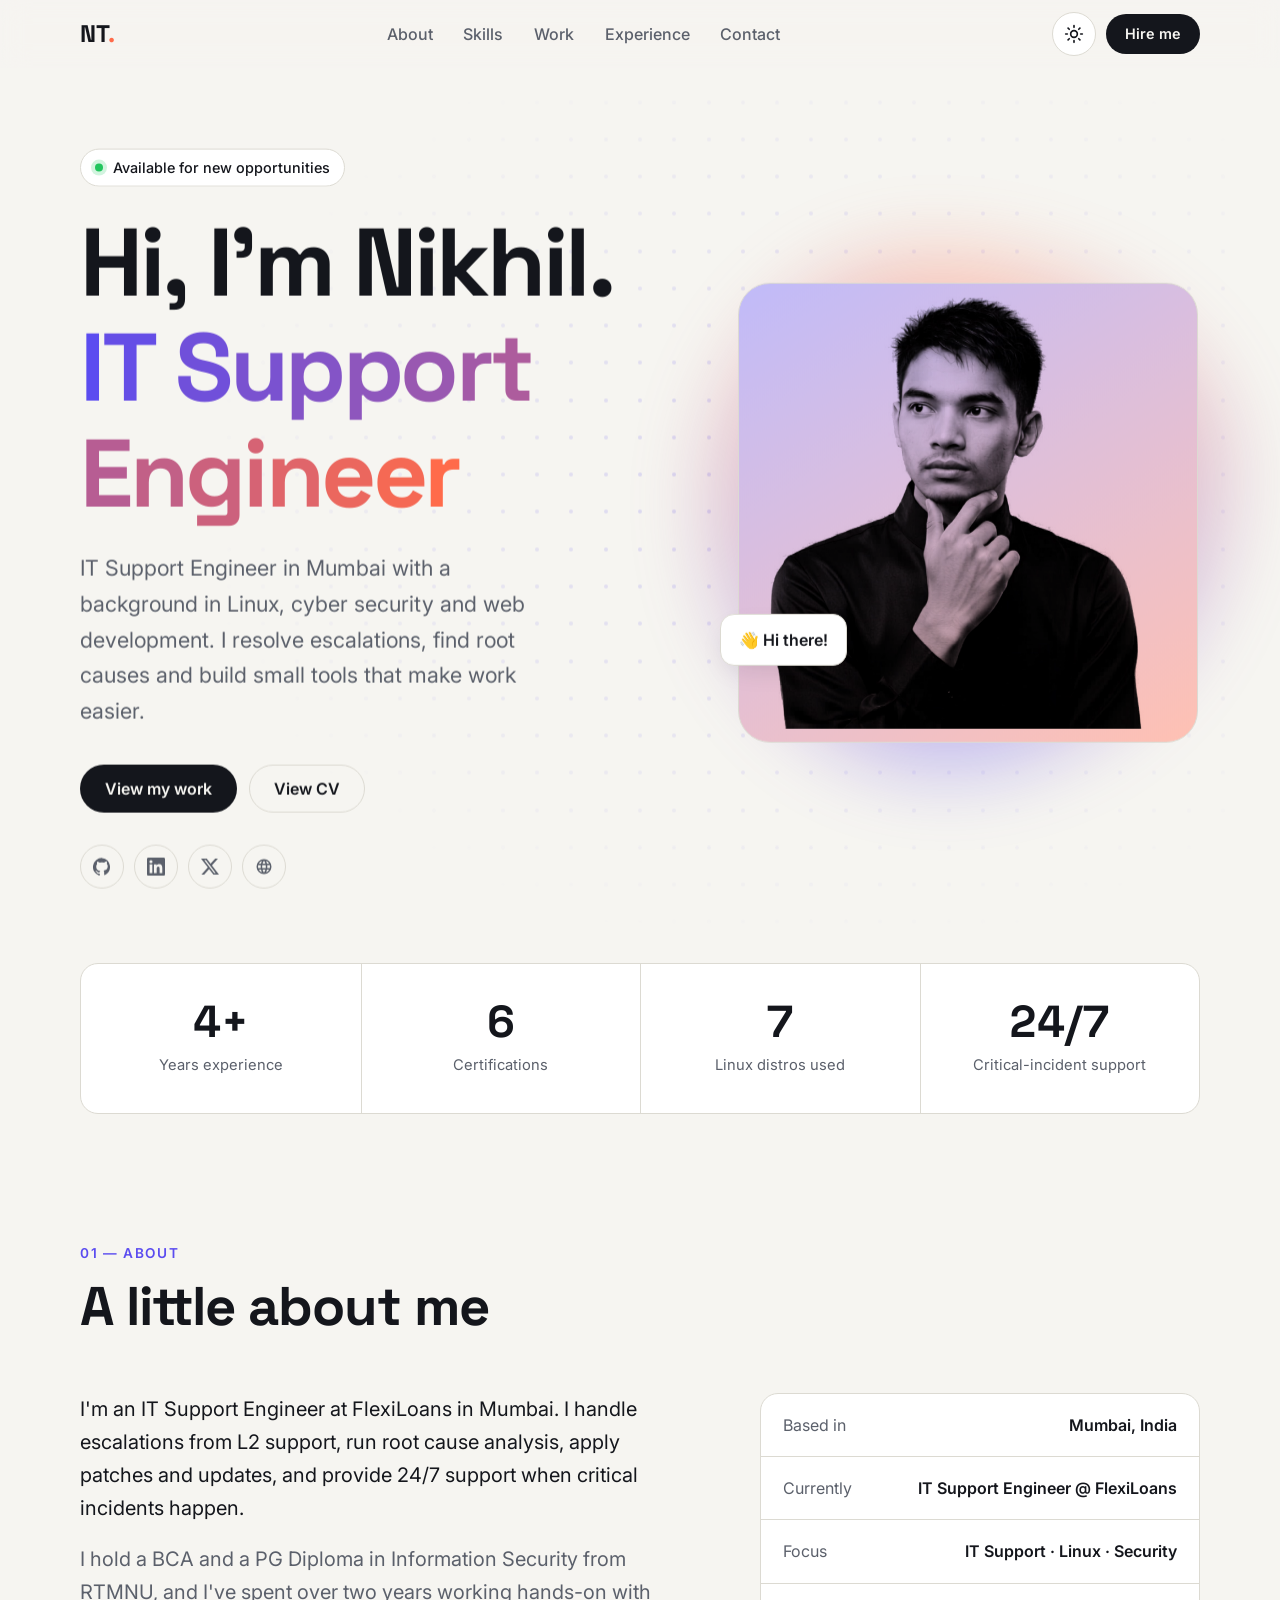
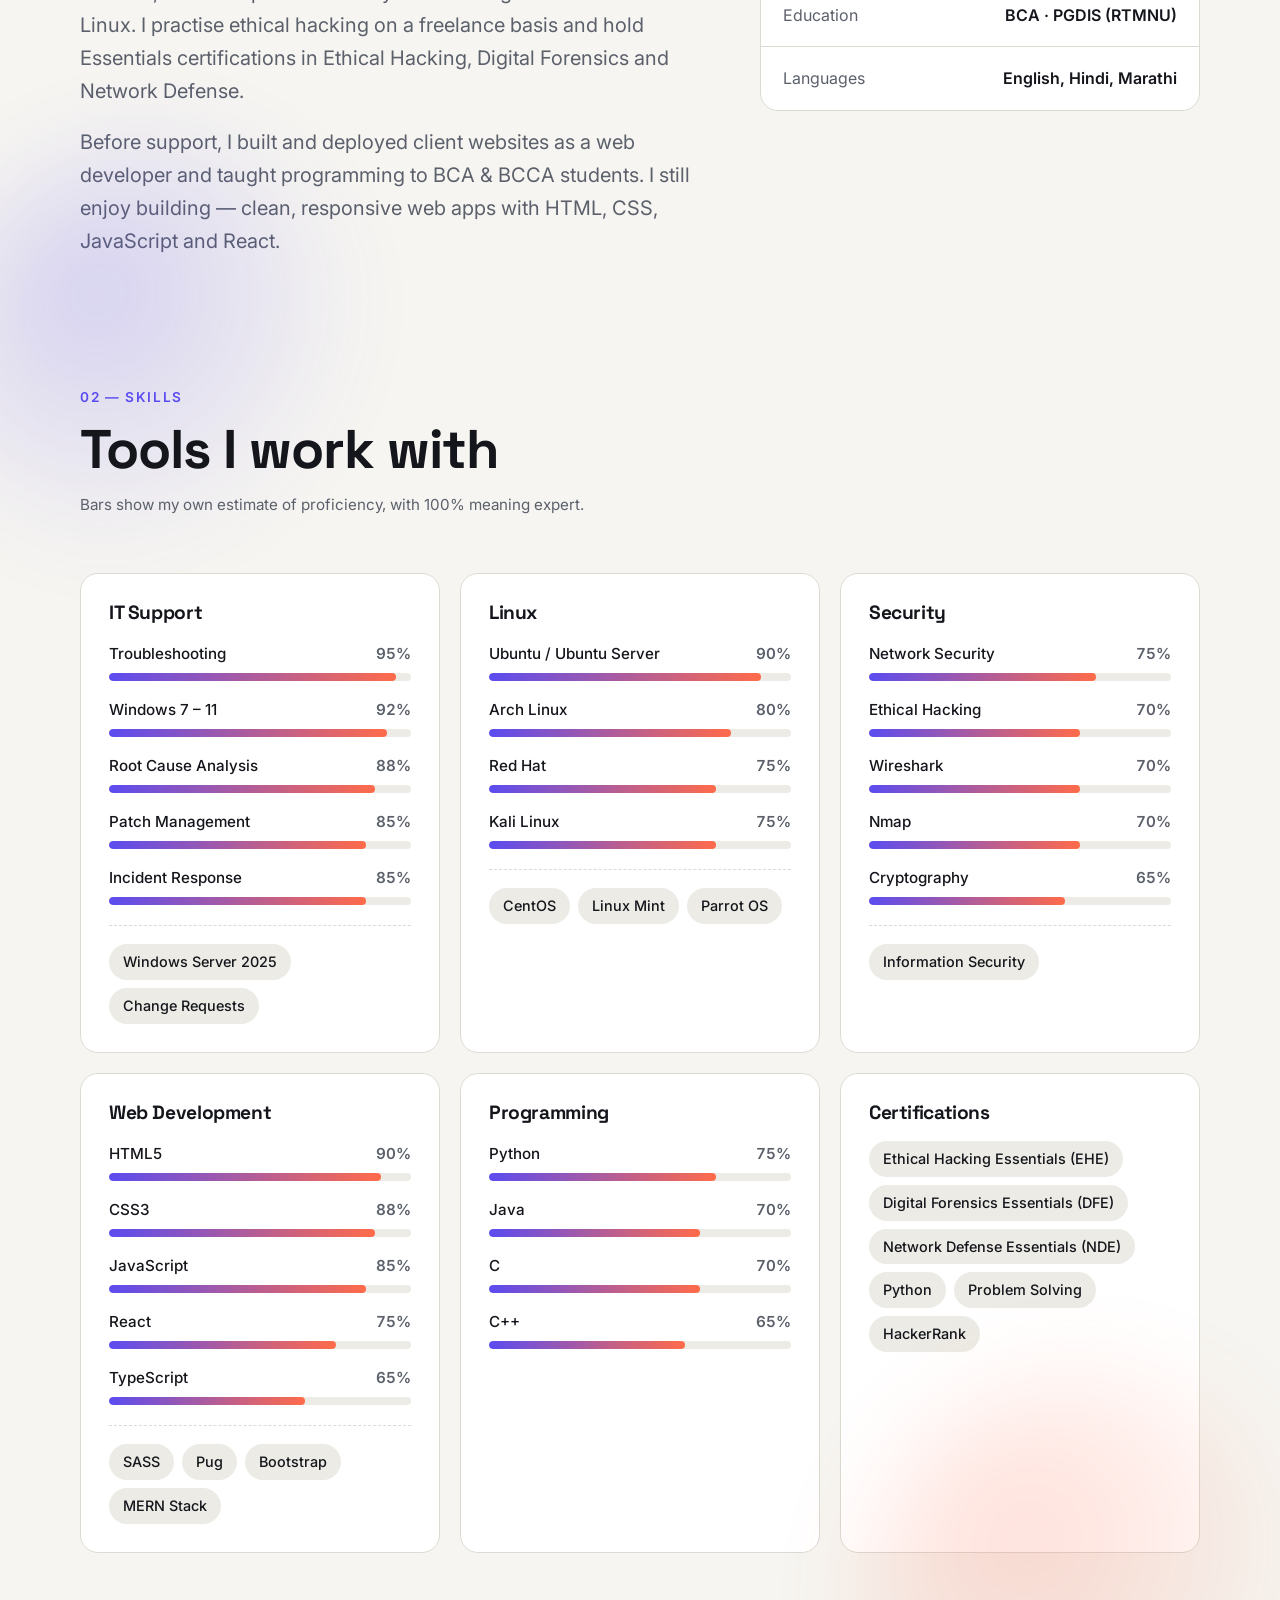
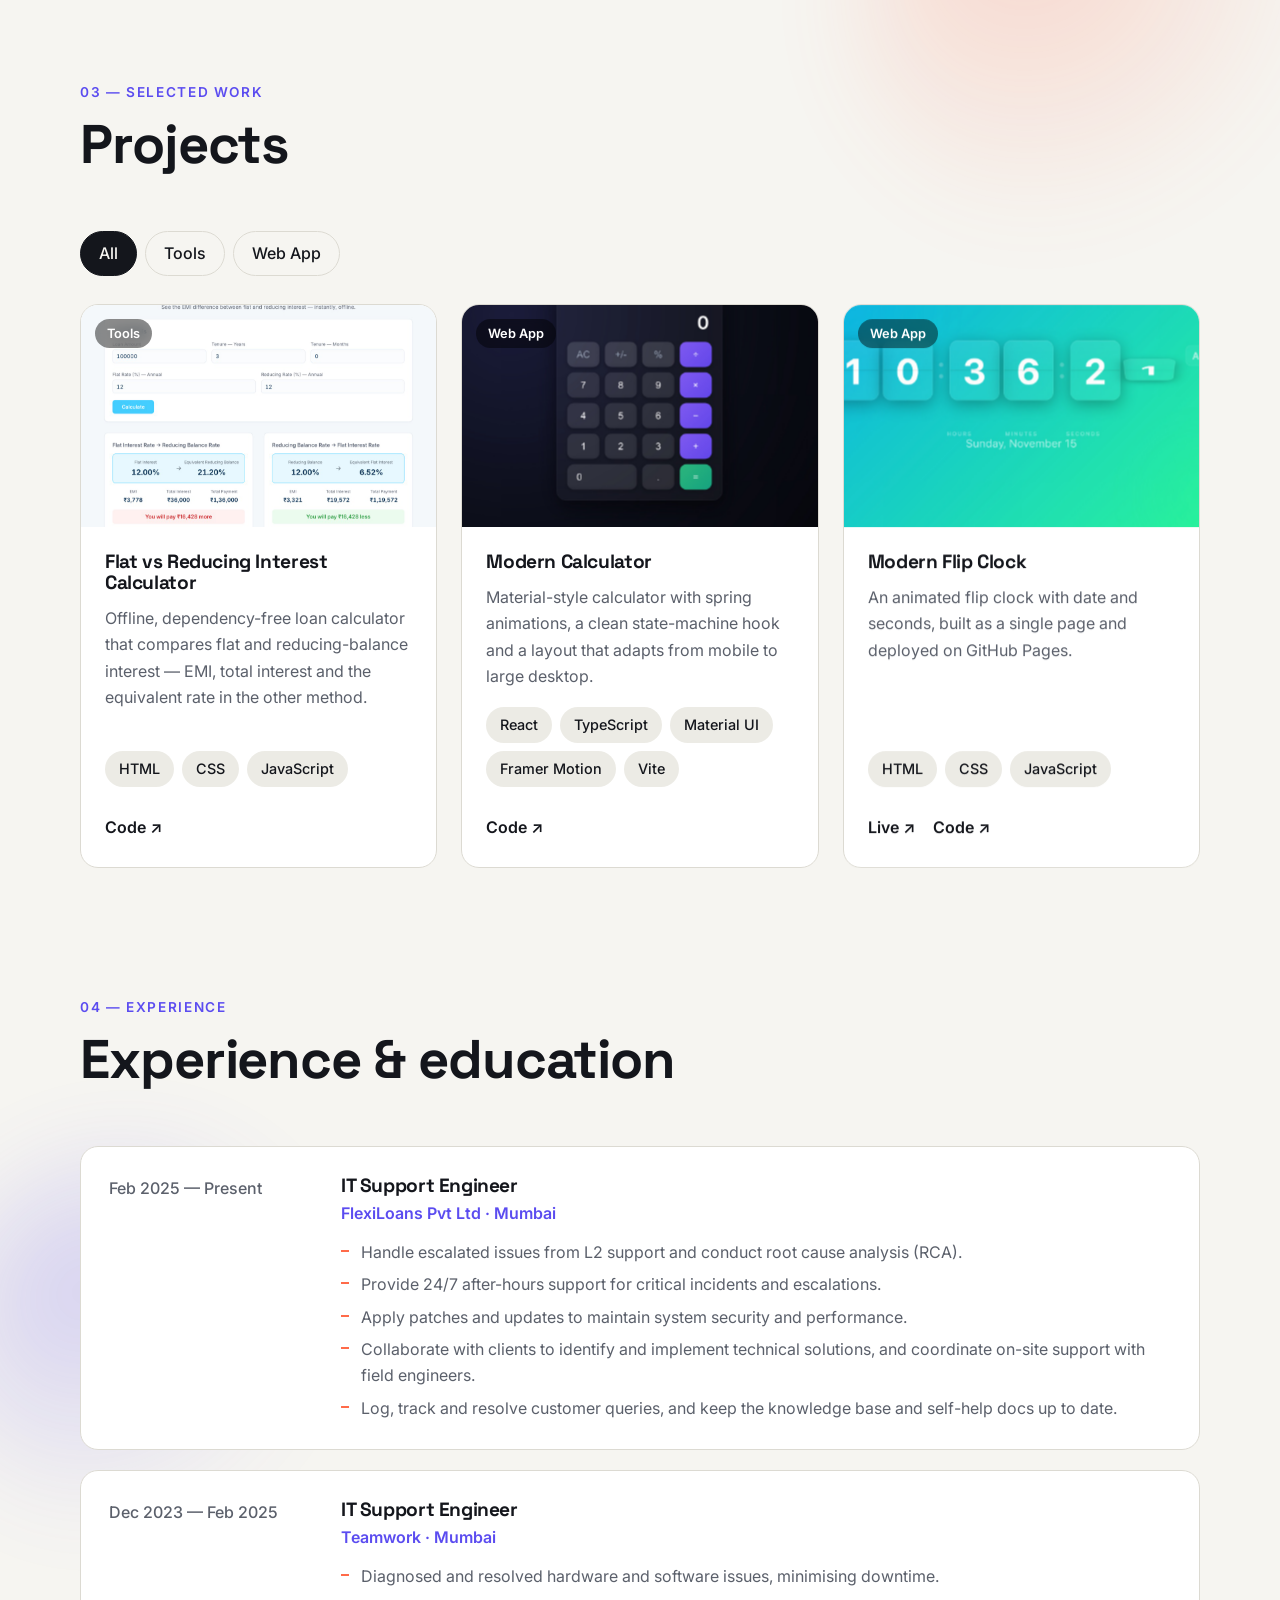
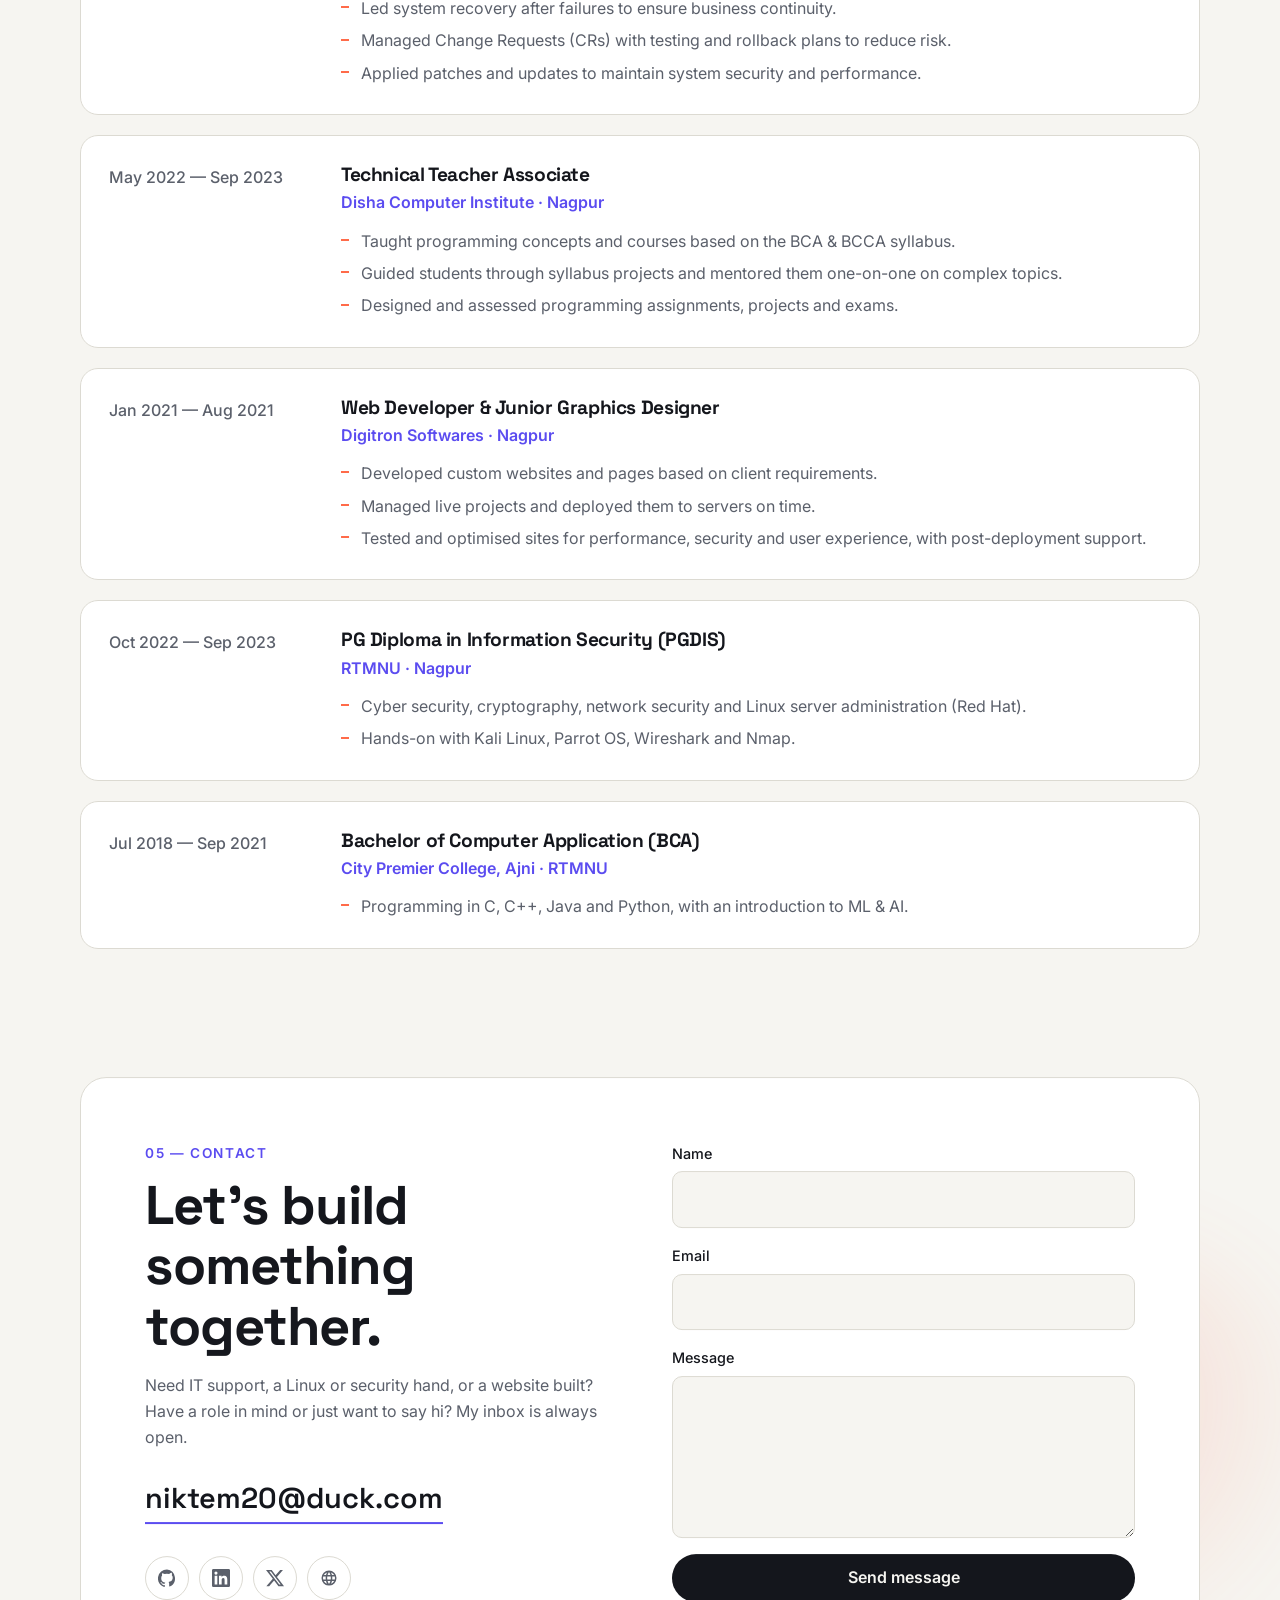
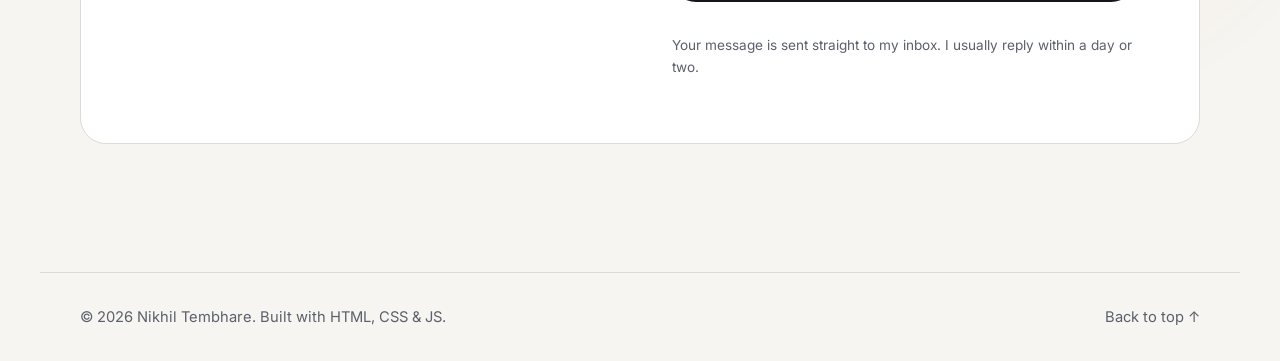
<file: index.html>
<!doctype html>
<html lang="en">
<head>
  <meta charset="utf-8" />
  <meta name="viewport" content="width=device-width, initial-scale=1, viewport-fit=cover" />
  <title>Nikhil Tembhare — Portfolio</title>
  <meta name="description" content="Portfolio of Nikhil Tembhare — projects, experience and contact." />

  <!-- PWA / installable app (also used to package as an Android APK) -->
  <link rel="manifest" href="manifest.webmanifest" />
  <meta name="theme-color" content="#0b0d12" media="(prefers-color-scheme: dark)" />
  <meta name="theme-color" content="#f6f5f1" media="(prefers-color-scheme: light)" />
  <meta name="mobile-web-app-capable" content="yes" />
  <meta name="apple-mobile-web-app-capable" content="yes" />
  <meta name="apple-mobile-web-app-status-bar-style" content="black-translucent" />
  <link rel="icon" href="assets/icons/icon.svg" type="image/svg+xml" />
  <link rel="apple-touch-icon" href="assets/icons/icon-192.png" />

  <!-- Social preview -->
  <meta property="og:title" content="Nikhil Tembhare — Portfolio" />
  <meta property="og:description" content="Projects, experience and contact." />
  <meta property="og:type" content="website" />
  <meta property="og:url" content="https://iamnikhiltembhare.github.io/" />
  <meta property="og:image" content="https://iamnikhiltembhare.github.io/assets/og-image.jpg" />
  <meta property="og:image:width" content="1200" />
  <meta property="og:image:height" content="630" />
  <meta name="twitter:card" content="summary_large_image" />
  <meta name="twitter:image" content="https://iamnikhiltembhare.github.io/assets/og-image.jpg" />
  <link rel="canonical" href="https://iamnikhiltembhare.github.io/" />

  <link rel="preconnect" href="https://fonts.googleapis.com" />
  <link rel="preconnect" href="https://fonts.gstatic.com" crossorigin />
  <link href="https://fonts.googleapis.com/css2?family=Inter:wght@400;500;600;700&family=Space+Grotesk:wght@500;600;700&display=swap" rel="stylesheet" />
  <link rel="stylesheet" href="css/style.css" />

  <!-- Apply saved theme before paint to avoid a flash -->
  <script>
    try { const t = localStorage.getItem('theme'); if (t) document.documentElement.dataset.theme = t; } catch (e) {}
  </script>
</head>
<body>
  <a class="skip-link" href="#main">Skip to content</a>

  <header class="site-header" id="top">
    <nav class="nav container" aria-label="Main">
      <a class="brand" href="#top" id="brand">NT<span class="dot">.</span></a>

      <ul class="nav-links" id="nav-links">
        <li><a href="#about">About</a></li>
        <li><a href="#skills">Skills</a></li>
        <li><a href="#projects">Work</a></li>
        <li><a href="#experience">Experience</a></li>
        <li><a href="#contact">Contact</a></li>
      </ul>

      <div class="nav-actions">
        <button class="icon-btn" id="theme-toggle" aria-label="Toggle dark mode">
          <svg class="i-sun" viewBox="0 0 24 24" aria-hidden="true"><circle cx="12" cy="12" r="4"/><path d="M12 2v2M12 20v2M4.9 4.9l1.4 1.4M17.7 17.7l1.4 1.4M2 12h2M20 12h2M4.9 19.1l1.4-1.4M17.7 6.3l1.4-1.4"/></svg>
          <svg class="i-moon" viewBox="0 0 24 24" aria-hidden="true"><path d="M21 12.8A9 9 0 1 1 11.2 3a7 7 0 0 0 9.8 9.8z"/></svg>
        </button>
        <a class="btn btn-sm btn-primary hide-sm" id="nav-cta" href="#contact">Hire me</a>
        <button class="icon-btn menu-btn" id="menu-btn" type="button" aria-label="Open menu" aria-expanded="false" aria-controls="nav-links">
          <span></span><span></span><span></span>
        </button>
      </div>
    </nav>
    <div class="nav-scrim" id="nav-scrim" aria-hidden="true"></div>
  </header>

  <main id="main">
    <!-- HERO -->
    <section class="hero container">
      <div class="hero-text reveal">
        <p class="eyebrow"><span class="status-dot"></span><span id="hero-status"></span></p>
        <h1 class="hero-title" id="hero-title"></h1>
        <p class="hero-sub" id="hero-sub"></p>
        <div class="hero-cta">
          <a class="btn btn-primary" href="#projects">View my work</a>
          <a class="btn btn-ghost" id="resume-link" href="#" target="_blank" rel="noopener">View CV</a>
        </div>
        <ul class="socials" id="hero-socials"></ul>
      </div>
      <div class="hero-visual reveal">
        <div class="avatar-wrap">
          <div class="avatar-frame"><img id="avatar" alt="" width="480" height="480" /></div>
          <div class="avatar-badge" id="avatar-badge"></div>
        </div>
      </div>
    </section>

    <!-- STATS -->
    <section class="container">
      <ul class="stats reveal" id="stats"></ul>
    </section>

    <!-- ABOUT -->
    <section class="section container" id="about">
      <div class="section-head reveal">
        <p class="kicker">01 — About</p>
        <h2>A little about me</h2>
      </div>
      <div class="about-grid">
        <div class="about-body reveal" id="about-body"></div>
        <ul class="about-facts reveal" id="about-facts"></ul>
      </div>
    </section>

    <!-- SKILLS -->
    <section class="section container" id="skills">
      <div class="section-head reveal">
        <p class="kicker">02 — Skills</p>
        <h2>Tools I work with</h2>
        <p class="section-note muted">Bars show my own estimate of proficiency, with 100% meaning expert.</p>
      </div>
      <div class="skills-grid" id="skills-grid"></div>
    </section>

    <!-- PROJECTS -->
    <section class="section container" id="projects">
      <div class="section-head reveal">
        <p class="kicker">03 — Selected work</p>
        <h2>Projects</h2>
      </div>
      <div class="filters reveal" id="filters" role="tablist" aria-label="Filter projects"></div>
      <div class="projects-grid" id="projects-grid"></div>
    </section>

    <!-- EXPERIENCE -->
    <section class="section container" id="experience">
      <div class="section-head reveal">
        <p class="kicker">04 — Experience</p>
        <h2>Experience &amp; education</h2>
      </div>
      <ol class="timeline" id="timeline"></ol>
    </section>

    <!-- CONTACT -->
    <section class="section container" id="contact">
      <div class="contact-card reveal">
        <div>
          <p class="kicker">05 — Contact</p>
          <h2 class="contact-title">Let's build something together.</h2>
          <p class="muted" id="contact-blurb"></p>
          <a class="contact-email" id="contact-email" href="#"></a>
          <ul class="socials" id="contact-socials"></ul>
        </div>
        <form class="contact-form" id="contact-form" novalidate>
          <label>Name<input name="name" required maxlength="100" autocomplete="name" /></label>
          <label>Email<input name="email" type="email" required maxlength="200" autocomplete="email" /></label>
          <label>Message<textarea name="message" rows="5" required maxlength="5000"></textarea></label>
          <!-- Spam trap: hidden from people, bots fill it in -->
          <input class="hp" type="text" name="_honey" tabindex="-1" autocomplete="off" aria-hidden="true" />
          <button class="btn btn-primary" type="submit" id="form-submit">Send message</button>
          <p class="form-status" id="form-status" role="status" aria-live="polite"></p>
          <p class="form-note muted">Your message is sent straight to my inbox. I usually reply within a day or two.</p>
        </form>
      </div>
    </section>
  </main>

  <footer class="site-footer container">
    <p>© <span id="year"></span> <span id="footer-name"></span>. Built with HTML, CSS &amp; JS.</p>
    <a href="#top" class="to-top">Back to top ↑</a>
  </footer>

  <button class="fab" id="to-top" type="button" aria-label="Back to top" hidden>
    <svg viewBox="0 0 24 24" aria-hidden="true"><path d="M12 19V5M5 12l7-7 7 7"/></svg>
  </button>

  <noscript><p class="container">This site needs JavaScript to show its content.</p></noscript>

  <script src="js/vendor/anime.umd.min.js"></script>
  <script src="js/data.js"></script>
  <script src="js/effects.js"></script>
  <script src="js/main.js"></script>
  <script src="js/parallax.js"></script>
</body>
</html>
</file>
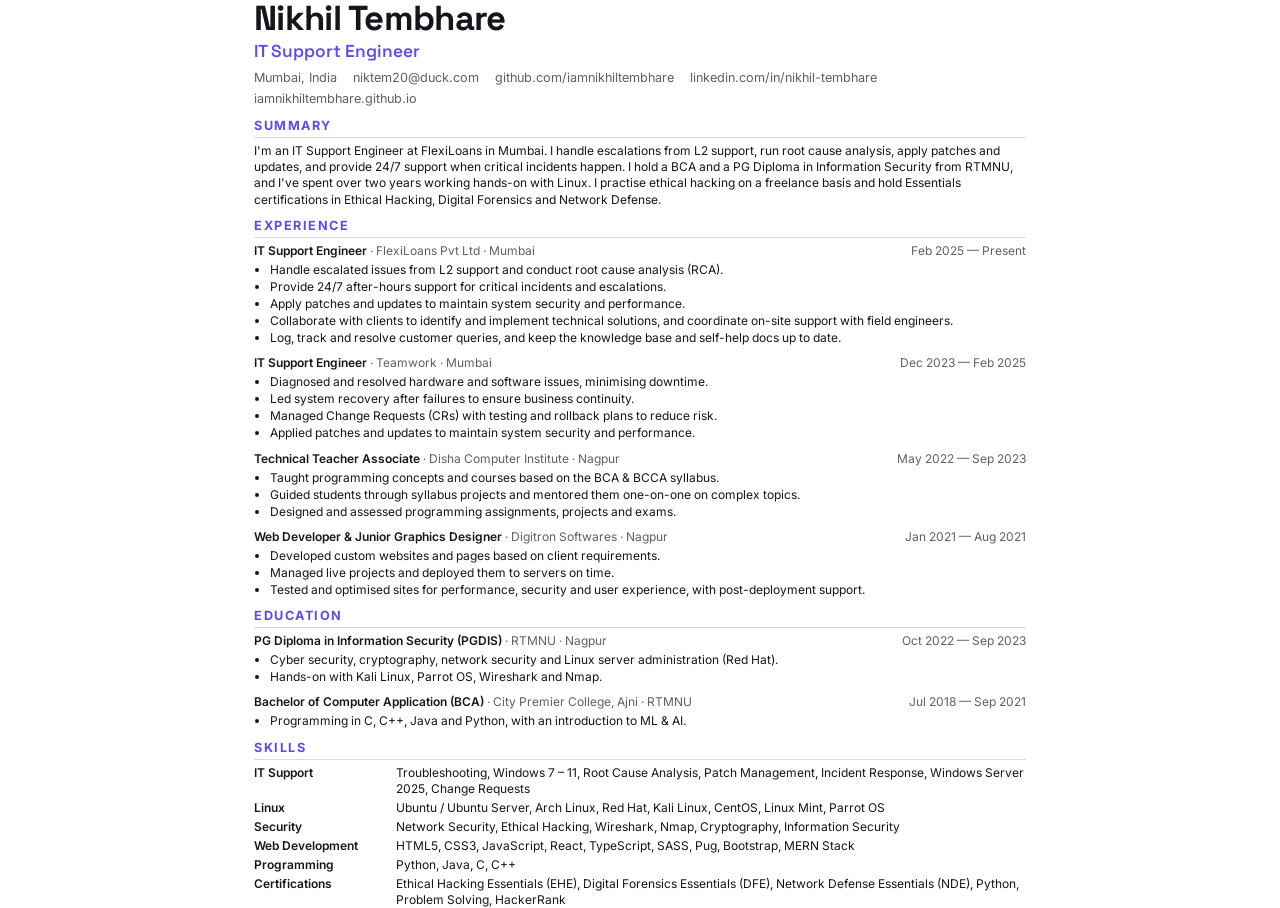
<file: resume.html>
<!doctype html>
<html lang="en"><head><meta charset="utf-8"><meta name="viewport" content="width=device-width,initial-scale=1">
<title>Nikhil Tembhare — Resume</title>
<link href="https://fonts.googleapis.com/css2?family=Inter:wght@400;500;600;700&family=Space+Grotesk:wght@600;700&display=swap" rel="stylesheet">
<style>
  @page { size: A4; margin: 10mm 14mm; }
  * { box-sizing: border-box; }
  body { margin: 0 auto; max-width: 820px; padding: 0 24px; font: 400 9pt/1.34 Inter, system-ui, sans-serif; color: #14161c; -webkit-print-color-adjust: exact; print-color-adjust: exact; }
  h1 { font: 700 26pt/1.05 "Space Grotesk", Inter; margin: 0; letter-spacing: -.02em; }
  .role { font: 600 13pt "Space Grotesk", Inter; color: #5b4cf0; margin-top: 4px; }
  .meta { margin-top: 8px; color: #5b606b; display: flex; flex-wrap: wrap; gap: 4px 16px; font-size: 9.5pt; }
  .meta a { color: inherit; text-decoration: none; }
  h2 { font: 700 9.5pt Inter; letter-spacing: .12em; text-transform: uppercase; color: #5b4cf0; border-bottom: 1px solid #dcdad2; padding-bottom: 4px; margin: 10px 0 5px; break-after: avoid; }
  .job { margin-bottom: 9px; break-inside: avoid; }
  .job-head { display: flex; justify-content: space-between; gap: 12px; align-items: baseline; }
  .job-head strong { font-weight: 600; }
  .job-head span { color: #5b606b; font-size: 9pt; white-space: nowrap; }
  .co { color: #5b606b; }
  ul { margin: 3px 0 0; padding-left: 16px; } li { margin: 1px 0; }
  .skills { display: grid; grid-template-columns: 130px 1fr; gap: 3px 12px; }
  .skills b { font-weight: 600; }
</style></head><body>
<header><h1 id="name"></h1><div class="role" id="role"></div><div class="meta" id="meta"></div></header>
<h2>Summary</h2><p id="summary" style="margin:0"></p>
<h2>Experience</h2><div id="exp"></div>
<h2>Education</h2><div id="edu"></div>
<h2>Skills</h2><div class="skills" id="skills"></div>
<script src="js/data.js"></script>
<script>
  const d = window.PORTFOLIO, $ = (s) => document.querySelector(s);
  const esc = (s) => String(s).replace(/[&<>"]/g, (c) => ({ "&": "&amp;", "<": "&lt;", ">": "&gt;", '"': "&quot;" }[c]));
  document.title = `${d.name} — Resume`;
  $("#name").textContent = d.name; $("#role").textContent = d.role;
  const link = (u) => u.replace(/^https?:\/\/(www\.)?/, "");
  $("#meta").innerHTML = [d.location, `<a href="mailto:${esc(d.email)}">${esc(d.email)}</a>`,
    ...d.socials.filter((s) => /GitHub|LinkedIn/.test(s.label)).map((s) => `<a href="${esc(s.url)}">${esc(link(s.url))}</a>`),
    "iamnikhiltembhare.github.io"].map((x) => `<span>${x}</span>`).join("");
  $("#summary").textContent = d.about[0] + " " + d.about[1];
  const job = (e) => `<div class="job"><div class="job-head"><div><strong>${esc(e.role)}</strong> <span class="co">· ${esc(e.company)}</span></div><span>${esc(e.period)}</span></div><ul>${e.points.map((p) => `<li>${esc(p)}</li>`).join("")}</ul></div>`;
  $("#exp").innerHTML = d.experience.filter((e) => e.type !== "education").map(job).join("");
  $("#edu").innerHTML = d.experience.filter((e) => e.type === "education").map(job).join("");
  $("#skills").innerHTML = d.skills.map((g) => `<b>${esc(g.group)}</b><span>${g.items.map((i) => esc(typeof i === "string" ? i : i.name)).join(", ")}</span>`).join("");
</script></body></html>
</file>
<file: css/style.css>
/* ==========================================================
   Design tokens
   ========================================================== */
:root {
  --bg: #f6f5f1;
  --bg-2: #ecebe5;
  --surface: #ffffff;
  --text: #14161c;
  --muted: #5b606b;
  --line: #dcdad2;
  --accent: #5b4cf0;
  --accent-2: #ff6b4a;
  --accent-ink: #ffffff;
  --shadow: 0 10px 30px -12px rgba(20, 22, 28, 0.18);

  --font-body: "Inter", system-ui, -apple-system, "Segoe UI", Roboto, sans-serif;
  --font-display: "Space Grotesk", var(--font-body);

  --radius: 18px;
  --radius-sm: 10px;
  --container: 1200px;
  --gutter: clamp(16px, 4vw, 40px);
  --section-gap: clamp(72px, 10vw, 140px);
  --header-h: 68px;

  color-scheme: light;
}

/* Dark theme: follows the OS unless the user picked light */
@media (prefers-color-scheme: dark) {
  :root:not([data-theme="light"]) {
    --bg: #0b0d12;
    --bg-2: #12151c;
    --surface: #161a22;
    --text: #eef0f4;
    --muted: #9aa1ad;
    --line: #262b35;
    --accent: #8b7fff;
    --accent-2: #ff8a6b;
    --accent-ink: #0b0d12;
    --shadow: 0 10px 30px -12px rgba(0, 0, 0, 0.6);
    color-scheme: dark;
  }
}
:root[data-theme="dark"] {
  --bg: #0b0d12;
  --bg-2: #12151c;
  --surface: #161a22;
  --text: #eef0f4;
  --muted: #9aa1ad;
  --line: #262b35;
  --accent: #8b7fff;
  --accent-2: #ff8a6b;
  --accent-ink: #0b0d12;
  --shadow: 0 10px 30px -12px rgba(0, 0, 0, 0.6);
  color-scheme: dark;
}

/* ==========================================================
   Base
   ========================================================== */
*, *::before, *::after { box-sizing: border-box; }
html { scroll-behavior: smooth; scroll-padding-top: calc(var(--header-h) + 16px); -webkit-text-size-adjust: 100%; }
body {
  margin: 0;
  background: var(--bg);
  color: var(--text);
  font: 400 1rem/1.65 var(--font-body);
  -webkit-font-smoothing: antialiased;
  overflow-x: hidden;
  overflow-x: clip; /* modern: clips without creating a scroll container */
  /* respect notches / rounded corners when installed as an app */
  padding-left: env(safe-area-inset-left);
  padding-right: env(safe-area-inset-right);
}
img { max-width: 100%; display: block; }
a, button { -webkit-tap-highlight-color: transparent; touch-action: manipulation; }
html.menu-open, html.menu-open body { overflow: hidden; }
a { color: inherit; text-decoration: none; }
h1, h2, h3 { font-family: var(--font-display); line-height: 1.1; margin: 0; letter-spacing: -0.02em; }
h2 { font-size: clamp(2rem, 1.4rem + 2.6vw, 3.4rem); }
h3 { font-size: 1.2rem; }
p { margin: 0; }
ul, ol { margin: 0; padding: 0; list-style: none; }
button { font: inherit; color: inherit; cursor: pointer; }
:focus-visible { outline: 2px solid var(--accent); outline-offset: 3px; border-radius: 6px; }

.container { width: 100%; max-width: var(--container); margin-inline: auto; padding-inline: var(--gutter); }
.muted { color: var(--muted); }

.skip-link { position: absolute; left: -999px; top: 8px; background: var(--accent); color: var(--accent-ink); padding: 8px 14px; border-radius: 8px; z-index: 100; }
.skip-link:focus { left: 8px; }

/* ==========================================================
   Buttons
   ========================================================== */
.btn {
  display: inline-flex; align-items: center; justify-content: center; gap: 8px;
  min-height: 48px; padding: 0 24px; border-radius: 999px;
  font-weight: 600; border: 1px solid transparent;
  transition: transform .2s, background-color .2s, border-color .2s, box-shadow .2s;
}
.btn:hover { transform: translateY(-2px); }
.btn:active { transform: translateY(0); }
.btn-primary { background: var(--text); color: var(--bg); }
.btn-primary:hover { box-shadow: var(--shadow); }
.btn-ghost { border-color: var(--line); background: transparent; }
.btn-ghost:hover { border-color: var(--text); }
.btn-sm { min-height: 40px; padding: 0 18px; font-size: .9rem; }

.icon-btn {
  width: 44px; height: 44px; display: grid; place-items: center;
  border-radius: 50%; border: 1px solid var(--line); background: var(--surface);
}
.icon-btn svg { width: 20px; height: 20px; fill: none; stroke: currentColor; stroke-width: 2; stroke-linecap: round; stroke-linejoin: round; }
.i-moon { display: none; }
:root[data-theme="dark"] .i-sun { display: none; }
:root[data-theme="dark"] .i-moon { display: block; }
@media (prefers-color-scheme: dark) {
  :root:not([data-theme="light"]) .i-sun { display: none; }
  :root:not([data-theme="light"]) .i-moon { display: block; }
}

/* ==========================================================
   Header / nav
   ========================================================== */
.site-header {
  position: sticky; top: 0; z-index: 50;
  padding-top: env(safe-area-inset-top);
  border-bottom: 1px solid transparent;
  transition: border-color .3s;
}
/* backdrop-filter on the header itself would become the containing block for the fixed mobile drawer,
   so the blur lives on a pseudo-element instead. */
.site-header::before {
  content: ""; position: absolute; inset: 0; z-index: -1;
  background: color-mix(in srgb, var(--bg) 82%, transparent);
  backdrop-filter: saturate(1.4) blur(14px);
  -webkit-backdrop-filter: saturate(1.4) blur(14px);
}
.site-header.scrolled { border-bottom-color: var(--line); }
.nav { position: relative; z-index: 3; height: var(--header-h); display: flex; align-items: center; justify-content: space-between; gap: 16px; }
.brand { font-family: var(--font-display); font-weight: 700; font-size: 1.5rem; }
.brand .dot { color: var(--accent-2); }
.nav-actions { display: flex; align-items: center; gap: 10px; }

.nav-links { display: flex; gap: clamp(16px, 2.4vw, 36px); }
.nav-links a { font-weight: 500; color: var(--muted); position: relative; padding: 6px 0; transition: color .2s; }
.nav-links a:hover, .nav-links a.active { color: var(--text); }
.nav-links a::after {
  content: ""; position: absolute; left: 0; bottom: 0; height: 2px; width: 100%;
  background: var(--accent); transform: scaleX(0); transform-origin: left; transition: transform .25s;
}
.nav-links a.active::after, .nav-links a:hover::after { transform: scaleX(1); }

.menu-btn { display: none; flex-direction: column; align-items: center; justify-content: center; gap: 5px; padding: 0; }
.menu-btn span { display: block; width: 20px; height: 2px; background: currentColor; border-radius: 2px; transition: transform .3s cubic-bezier(.4, 0, .2, 1), opacity .2s, width .3s; }
.menu-btn span:nth-child(2) { width: 14px; align-self: flex-end; margin-right: 12px; }
.menu-btn[aria-expanded="true"] span:nth-child(1) { transform: translateY(7px) rotate(45deg); }
.menu-btn[aria-expanded="true"] span:nth-child(2) { opacity: 0; width: 20px; }
.menu-btn[aria-expanded="true"] span:nth-child(3) { transform: translateY(-7px) rotate(-45deg); }
.nav-scrim, .nav-extra { display: none; }

/* ==========================================================
   Hero
   ========================================================== */
.hero {
  display: grid; grid-template-columns: 1.25fr 1fr; align-items: center;
  gap: clamp(32px, 6vw, 96px);
  min-height: calc(100svh - var(--header-h));
  padding-block: clamp(40px, 6vw, 96px);
}
.eyebrow {
  display: inline-flex; align-items: center; gap: 10px;
  padding: 6px 14px; border-radius: 999px; border: 1px solid var(--line); background: var(--surface);
  font-size: .9rem; font-weight: 500; margin-bottom: 24px;
}
.status-dot { width: 8px; height: 8px; border-radius: 50%; background: #22c55e; box-shadow: 0 0 0 4px rgba(34, 197, 94, .2); animation: pulse 2s infinite; }
@keyframes pulse { 50% { box-shadow: 0 0 0 7px rgba(34, 197, 94, 0); } }

.hero-title { font-size: clamp(2.6rem, 1.2rem + 6vw, 6rem); font-weight: 700; letter-spacing: -0.035em; }
.hero-title .accent {
  background: linear-gradient(100deg, var(--accent), var(--accent-2));
  -webkit-background-clip: text; background-clip: text; color: transparent;
}
.hero-sub { margin-top: 24px; font-size: clamp(1.05rem, .95rem + .5vw, 1.35rem); color: var(--muted); max-width: 38ch; }
.hero-cta { display: flex; flex-wrap: wrap; gap: 12px; margin-top: 36px; }

.socials { display: flex; flex-wrap: wrap; gap: 10px; margin-top: 32px; }
.socials a {
  width: 44px; height: 44px; display: grid; place-items: center;
  border-radius: 50%; border: 1px solid var(--line); color: var(--muted);
  transition: color .2s, border-color .2s, transform .2s;
}
.socials a:hover { color: var(--text); border-color: var(--text); transform: translateY(-2px); }
.socials svg { width: 18px; height: 18px; fill: currentColor; }

.hero-visual { display: flex; justify-content: center; }
.avatar-wrap { position: relative; width: min(100%, 460px); aspect-ratio: 1; }
.avatar-wrap::before {
  content: ""; position: absolute; inset: -6%;
  background: conic-gradient(from 180deg, var(--accent), var(--accent-2), var(--accent));
  border-radius: 42% 58% 55% 45% / 48% 42% 58% 52%;
  filter: blur(40px); opacity: .35; animation: blob 12s ease-in-out infinite;
}
@keyframes blob { 50% { border-radius: 58% 42% 45% 55% / 42% 58% 42% 58%; transform: rotate(20deg); } }
/* The photo has a white studio background, so it is multiplied onto a themed gradient:
   white → gradient colour, black clothing/hair stays black. Works in light and dark mode. */
.avatar-frame {
  position: relative; width: 100%; height: 100%; isolation: isolate; overflow: hidden;
  border-radius: 32px; border: 1px solid var(--line);
  background: linear-gradient(150deg, color-mix(in srgb, var(--accent) 38%, #fff), color-mix(in srgb, var(--accent-2) 42%, #fff));
}
.avatar-frame img { width: 100%; height: 100%; object-fit: cover; object-position: 50% 15%; mix-blend-mode: multiply; }
:root[data-theme="dark"] .avatar-frame { background: linear-gradient(150deg, color-mix(in srgb, var(--accent) 62%, #000), color-mix(in srgb, var(--accent-2) 55%, #000)); }
@media (prefers-color-scheme: dark) {
  :root:not([data-theme="light"]) .avatar-frame { background: linear-gradient(150deg, color-mix(in srgb, var(--accent) 62%, #000), color-mix(in srgb, var(--accent-2) 55%, #000)); }
}
.avatar-badge {
  position: absolute; left: -4%; bottom: 10%;
  padding: 12px 18px; border-radius: 14px; background: var(--surface); border: 1px solid var(--line);
  box-shadow: var(--shadow); font-weight: 600; animation: float 5s ease-in-out infinite;
}
@keyframes float { 50% { transform: translateY(-10px); } }

/* ==========================================================
   Stats
   ========================================================== */
.stats {
  display: grid; grid-template-columns: repeat(4, 1fr);
  border: 1px solid var(--line); border-radius: var(--radius); background: var(--surface); overflow: hidden;
}
.stats li { padding: clamp(20px, 3vw, 36px); text-align: center; }
.stats li + li { border-left: 1px solid var(--line); }
.stats strong { display: block; font-family: var(--font-display); font-size: clamp(1.8rem, 1.2rem + 2vw, 3rem); line-height: 1; }
.stats span { display: block; margin-top: 8px; color: var(--muted); font-size: .92rem; }

/* ==========================================================
   Sections
   ========================================================== */
.section { padding-top: var(--section-gap); }
.section-head { margin-bottom: clamp(32px, 5vw, 56px); }
.kicker { font-size: .85rem; font-weight: 600; letter-spacing: .12em; text-transform: uppercase; color: var(--accent); margin-bottom: 12px; }

/* About */
.about-grid { display: grid; grid-template-columns: 1.4fr 1fr; gap: clamp(32px, 5vw, 80px); align-items: start; }
.about-body p { font-size: clamp(1.05rem, 1rem + .35vw, 1.25rem); }
.about-body p + p { margin-top: 18px; color: var(--muted); }
.about-facts { border: 1px solid var(--line); border-radius: var(--radius); background: var(--surface); }
.about-facts li { display: flex; justify-content: space-between; gap: 16px; padding: 18px 22px; }
.about-facts li + li { border-top: 1px solid var(--line); }
.about-facts span { color: var(--muted); }
.about-facts strong { font-weight: 600; text-align: right; }

/* Skills */
.skills-grid { display: grid; grid-template-columns: repeat(3, 1fr); gap: 20px; }
.skill-card { padding: 28px; border: 1px solid var(--line); border-radius: var(--radius); background: var(--surface); }
.skill-card h3 { margin-bottom: 18px; }
.section-note { margin-top: 12px; font-size: .95rem; }
.bars { display: grid; gap: 16px; }
.skill-top { display: flex; justify-content: space-between; gap: 12px; margin-bottom: 7px; font-size: .95rem; font-weight: 500; }
.skill-top .pct { font-variant-numeric: tabular-nums; color: var(--muted); font-weight: 600; }
.bar { height: 8px; border-radius: 999px; background: var(--bg-2); overflow: hidden; }
.bar i {
  display: block; height: 100%; width: var(--lvl); border-radius: inherit; position: relative; overflow: hidden;
  background: linear-gradient(90deg, var(--accent), var(--accent-2));
}
.bar i::after { /* soft shimmer sweeping across the filled bar */
  content: ""; position: absolute; inset: 0; transform: translateX(-100%);
  background: linear-gradient(90deg, transparent, rgba(255, 255, 255, .45), transparent);
}
.js-bars .bar i { width: 0; transition: width 1.3s cubic-bezier(.165, .84, .44, 1) var(--delay, 0ms); }
.js-bars .bars-on .bar i { width: var(--lvl); }
.js-bars .bars-on .bar i::after { animation: shimmer 1.6s ease-out calc(var(--delay, 0ms) + 1s) 1; }
@keyframes shimmer { to { transform: translateX(100%); } }
.skill:hover .bar i { filter: brightness(1.1); }
.skill-card { transition: transform .3s, box-shadow .3s, border-color .3s; }
@media (hover: hover) { .skill-card.reveal:hover { transform: translateY(-4px); box-shadow: var(--shadow); border-color: color-mix(in srgb, var(--accent) 40%, var(--line)); } }
.chips { display: flex; flex-wrap: wrap; gap: 8px; }
a.chip-link { transition: background-color .2s, color .2s; }
a.chip-link:hover, a.chip-link:focus-visible { background: var(--accent); color: var(--accent-ink); }
.chips-more { margin-top: 20px; padding-top: 18px; border-top: 1px dashed var(--line); }
.chip { padding: 6px 14px; border-radius: 999px; background: var(--bg-2); font-size: .9rem; font-weight: 500; }

/* Projects */
.filters { display: flex; flex-wrap: wrap; gap: 8px; margin-bottom: 28px; }
.filter-btn { padding: 8px 18px; min-height: 40px; border-radius: 999px; border: 1px solid var(--line); background: transparent; font-weight: 500; transition: all .2s; }
.filter-btn:hover { border-color: var(--text); }
.filter-btn[aria-selected="true"] { background: var(--text); color: var(--bg); border-color: var(--text); }

.projects-grid { display: grid; grid-template-columns: repeat(3, 1fr); gap: 24px; }
.project-card {
  display: flex; flex-direction: column;
  border: 1px solid var(--line); border-radius: var(--radius); background: var(--surface); overflow: hidden;
  transition: transform .3s, box-shadow .3s;
}
.project-card:hover { transform: translateY(-6px); box-shadow: var(--shadow); }
.project-card.hidden { display: none; }
.project-thumb { aspect-ratio: 16 / 10; position: relative; overflow: hidden; display: grid; place-items: center; }
.project-thumb img { width: 100%; height: 100%; object-fit: cover; transition: transform .5s; }
.project-card:hover .project-thumb img { transform: scale(1.05); }
.project-thumb .ph { font-family: var(--font-display); font-weight: 700; font-size: clamp(2.5rem, 5vw, 3.5rem); color: rgba(255, 255, 255, .92); }
.project-thumb .tag {
  position: absolute; top: 14px; left: 14px; padding: 4px 12px; border-radius: 999px;
  background: rgba(0, 0, 0, .45); color: #fff; font-size: .8rem; font-weight: 600; backdrop-filter: blur(6px);
}
.project-body { padding: 24px; display: flex; flex-direction: column; gap: 12px; flex: 1; }
.project-body p { color: var(--muted); }
.project-body .chips { margin-top: auto; padding-top: 6px; }
.project-links { display: flex; gap: 18px; padding: 0 24px 24px; font-weight: 600; }
.project-links a { display: inline-flex; align-items: center; gap: 6px; min-height: 32px; }
.project-links a:hover { color: var(--accent); }

/* Experience timeline */
.timeline { position: relative; display: grid; gap: 20px; }
.timeline li {
  display: grid; grid-template-columns: 200px 1fr; gap: 32px;
  padding: 28px; border: 1px solid var(--line); border-radius: var(--radius); background: var(--surface);
}
.timeline .period { color: var(--muted); font-weight: 500; }
.timeline .company { color: var(--accent); font-weight: 600; margin-top: 4px; }
.timeline ul { margin-top: 12px; display: grid; gap: 6px; }
.timeline ul li { display: block; padding: 0 0 0 20px; border: 0; background: none; position: relative; color: var(--muted); }
.timeline ul li::before { content: ""; position: absolute; left: 0; top: .7em; width: 8px; height: 2px; background: var(--accent-2); }

/* Contact */
.contact-card {
  display: grid; grid-template-columns: 1fr 1fr; gap: clamp(32px, 5vw, 72px);
  padding: clamp(28px, 5vw, 64px); border-radius: calc(var(--radius) + 8px);
  background: var(--surface); border: 1px solid var(--line);
}
.contact-title { margin-bottom: 16px; }
.contact-email {
  display: inline-block; margin-top: 24px; font-family: var(--font-display); font-weight: 600;
  font-size: clamp(1.2rem, 1rem + 1vw, 1.8rem); border-bottom: 2px solid var(--accent); word-break: break-all;
}
.contact-form { display: grid; gap: 16px; }
.contact-form label { display: grid; gap: 6px; font-size: .9rem; font-weight: 500; }
.contact-form input, .contact-form textarea {
  width: 100%; padding: 14px 16px; border-radius: var(--radius-sm);
  border: 1px solid var(--line); background: var(--bg); color: var(--text); font: inherit; font-size: 1rem;
  transition: border-color .2s;
}
.contact-form input:focus, .contact-form textarea:focus { outline: none; border-color: var(--accent); }
.contact-form textarea { resize: vertical; min-height: 120px; }
.form-note { font-size: .85rem; }

/* Footer */
.site-footer {
  display: flex; flex-wrap: wrap; justify-content: space-between; gap: 12px;
  margin-top: var(--section-gap); padding-block: 32px calc(32px + env(safe-area-inset-bottom));
  border-top: 1px solid var(--line); color: var(--muted); font-size: .92rem;
}
.to-top:hover { color: var(--text); }

/* Scroll reveal */
.reveal { opacity: 0; transform: translateY(24px); transition: opacity .7s ease, transform .7s ease; }
.reveal.in { opacity: 1; transform: none; }
.no-js .reveal { opacity: 1; transform: none; }

/* ==========================================================
   Responsive
   ========================================================== */

/* Small laptops / large tablets landscape (≤ 1100px) */
@media (max-width: 1100px) {
  .projects-grid { grid-template-columns: repeat(2, 1fr); }
  .timeline li { grid-template-columns: 160px 1fr; }
}

/* Tablets (≤ 900px): collapse nav into a menu */
@media (max-width: 900px) {
  .menu-btn { display: flex; }
  .nav-scrim {
    display: block; position: fixed; inset: 0; z-index: 1;
    background: rgba(8, 10, 14, .55); backdrop-filter: blur(3px); -webkit-backdrop-filter: blur(3px);
    opacity: 0; visibility: hidden; transition: opacity .3s, visibility .3s;
  }
  .nav-scrim.open { opacity: 1; visibility: visible; }
  .nav-links {
    position: fixed; z-index: 2;
    top: calc(var(--header-h) + env(safe-area-inset-top)); left: 0; right: 0;
    max-height: calc(100vh - var(--header-h) - env(safe-area-inset-top));
    max-height: calc(100dvh - var(--header-h) - env(safe-area-inset-top));
    overflow-y: auto; overscroll-behavior: contain;
    flex-direction: column; gap: 0; padding: 8px var(--gutter) calc(24px + env(safe-area-inset-bottom));
    background: var(--bg); border-bottom: 1px solid var(--line);
    border-radius: 0 0 var(--radius) var(--radius); box-shadow: var(--shadow);
    opacity: 0; transform: translateY(-14px); visibility: hidden;
    transition: opacity .25s ease, transform .3s ease, visibility .3s;
  }
  .nav-links.open { opacity: 1; transform: none; visibility: visible; }
  .nav-links > li { opacity: 0; transform: translateX(-16px); transition: opacity .35s ease, transform .35s ease; }
  .nav-links.open > li { opacity: 1; transform: none; }
  .nav-links.open > li:nth-child(1) { transition-delay: .05s; }
  .nav-links.open > li:nth-child(2) { transition-delay: .10s; }
  .nav-links.open > li:nth-child(3) { transition-delay: .15s; }
  .nav-links.open > li:nth-child(4) { transition-delay: .20s; }
  .nav-links.open > li:nth-child(5) { transition-delay: .25s; }
  .nav-links.open > li:nth-child(6) { transition-delay: .30s; }
  .nav-links > li > a:not(.btn) {
    display: flex; align-items: center; justify-content: space-between; min-height: 56px;
    font-size: 1.15rem; border-bottom: 1px solid var(--line); color: var(--text);
  }
  .nav-links > li > a:not(.btn)::after {
    content: "→"; position: static; height: auto; width: auto; background: none; transform: none;
    color: var(--muted); opacity: 0; transition: opacity .2s, transform .2s;
  }
  .nav-links a.active:not(.btn) { color: var(--accent); }
  .nav-links a.active:not(.btn)::after { opacity: 1; color: var(--accent); }
  .nav-links > li > a:not(.btn):active { background: var(--bg-2); }
  .nav-extra { display: block; padding-top: 20px; }
  .nav-extra .btn { width: 100%; color: var(--bg); }
  .nav-extra .btn:hover { color: var(--bg); }
  .nav-extra a::after { display: none; }
  .nav-extra .socials { justify-content: center; margin-top: 20px; }

  .hero { grid-template-columns: 1fr; text-align: center; min-height: auto; }
  .hero-visual { order: -1; }
  .avatar-wrap { width: min(70vw, 340px); }
  .hero-sub { margin-inline: auto; }
  .hero-cta, .socials { justify-content: center; }
  .eyebrow { margin-inline: auto; }

  .about-grid, .contact-card { grid-template-columns: 1fr; }
  .skills-grid { grid-template-columns: repeat(2, 1fr); }
  .skills-grid .skill-card:last-child:nth-child(odd) { grid-column: 1 / -1; }
}

/* Phones (≤ 600px) */
@media (max-width: 600px) {
  :root { --header-h: 60px; }
  .hide-sm { display: none; }
  .stats { grid-template-columns: repeat(2, 1fr); }
  .stats li:nth-child(3) { border-left: 0; }
  .stats li:nth-child(n + 3) { border-top: 1px solid var(--line); }
  .skills-grid, .projects-grid { grid-template-columns: 1fr; }
  .timeline li { grid-template-columns: 1fr; gap: 8px; padding: 22px; }
  .hero-cta .btn { flex: 1 1 100%; }
  .avatar-badge { left: 0; font-size: .9rem; padding: 10px 14px; }
  .skill-card { padding: 22px; }
  .site-footer { flex-direction: column; align-items: center; text-align: center; }
}

/* Very small phones (≤ 360px) */
@media (max-width: 360px) {
  .hero-title { font-size: 2.3rem; }
  .brand { font-size: 1.3rem; }
}

/* Phones in landscape: keep hero side by side and compact */
@media (max-height: 500px) and (orientation: landscape) and (max-width: 900px) {
  .hero { grid-template-columns: 1.4fr 1fr; text-align: left; }
  .hero-visual { order: 0; }
  .avatar-wrap { width: min(38vw, 240px); }
  .hero-cta, .socials { justify-content: flex-start; }
  .eyebrow { margin-inline: 0; }
}

/* Large desktops (≥ 1600px) */
@media (min-width: 1600px) {
  :root { --container: 1440px; }
  .projects-grid { gap: 32px; }
}

/* Big screens / TVs (≥ 2200px): scale everything up proportionally */
@media (min-width: 2200px) {
  html { font-size: 20px; }
  :root { --container: 1800px; --header-h: 88px; }
  .avatar-wrap { width: min(100%, 620px); }
}
@media (min-width: 3000px) {
  html { font-size: 26px; }
  :root { --container: 2400px; --header-h: 110px; }
  .avatar-wrap { width: min(100%, 820px); }
  .projects-grid { grid-template-columns: repeat(4, 1fr); }
}

/* Installed app (PWA / APK): hide browser-only affordances */
@media (display-mode: standalone) {
  .site-header { background: var(--bg); }
}

/* ==========================================================
   Parallax (js/parallax.js) — glow orbs + framed-image overscan
   ========================================================== */
.orb-host { position: relative; isolation: isolate; }
.orb {
  position: absolute; z-index: -1; pointer-events: none;
  width: calc(clamp(220px, 34vw, 480px) * var(--s, 1)); aspect-ratio: 1; border-radius: 50%;
  background: radial-gradient(circle at 35% 35%, var(--c, var(--accent)), transparent 68%);
  filter: blur(48px); opacity: .22; will-change: translate;
}
:root[data-theme="dark"] .orb { opacity: .3; }
@media (prefers-color-scheme: dark) { :root:not([data-theme="light"]) .orb { opacity: .3; } }
/* Frame crops the image; the image is overscanned so it can slide inside without showing gaps */
.has-parallax .project-thumb img { scale: 1.2; will-change: translate; }
.has-parallax .avatar-wrap, .has-parallax .avatar-badge, .has-parallax .fx-dots, .has-parallax .hero-text { will-change: translate; }
.hero { position: relative; }

/* Back-to-top button */
.fab {
  position: fixed; z-index: 60; right: max(16px, env(safe-area-inset-right));
  bottom: max(16px, env(safe-area-inset-bottom));
  width: 48px; height: 48px; display: grid; place-items: center; border-radius: 50%;
  border: 1px solid var(--line); background: var(--surface); color: var(--text); box-shadow: var(--shadow);
  opacity: 0; transform: translateY(16px) scale(.9); pointer-events: none; transition: opacity .25s, transform .25s;
}
.fab.show { opacity: 1; transform: none; pointer-events: auto; }
.fab:active { transform: scale(.94); }
.fab svg { width: 20px; height: 20px; fill: none; stroke: currentColor; stroke-width: 2; stroke-linecap: round; stroke-linejoin: round; }

/* Tablet portrait: tidy the timeline before it gets cramped */
@media (max-width: 760px) {
  .timeline li { grid-template-columns: 1fr; gap: 8px; }
  .stats li { padding: 22px 12px; }
}

/* Phones: swipeable filter row, comfortable touch feedback */
@media (max-width: 600px) {
  .filters { flex-wrap: nowrap; overflow-x: auto; margin-inline: calc(var(--gutter) * -1); padding-inline: var(--gutter); scrollbar-width: none; scroll-snap-type: x proximity; }
  .filters::-webkit-scrollbar { display: none; }
  .filter-btn { flex: none; scroll-snap-align: start; }
  .project-card:active, .skill-card.reveal:active { transform: scale(.985); }
  .contact-card { padding: 24px 20px; }
  .btn { min-height: 52px; }
}
@media (hover: none) { .btn:hover { transform: none; } .btn:active { transform: scale(.97); } }

@media (prefers-reduced-motion: reduce) {
  html { scroll-behavior: auto; }
  *, *::before, *::after { animation: none !important; transition: none !important; }
  .reveal { opacity: 1; transform: none; }
}

@media print {
  .site-header, .contact-form, .hero-visual, .filters, .fab { display: none; }
  .reveal { opacity: 1; transform: none; }
}

/* ==========================================================
   anime.js motion layer (js/effects.js) — only active when html has .fx
   ========================================================== */
.fx-progress {
  position: fixed; top: 0; left: 0; right: 0; height: 3px; z-index: 200; pointer-events: none;
  background: linear-gradient(90deg, var(--accent), var(--accent-2));
  transform: scaleX(0); transform-origin: 0 50%;
}
.fx .hero { position: relative; isolation: isolate; }
.fx-dots {
  position: absolute; inset: 0; z-index: -1; display: grid; place-items: center; pointer-events: none;
  color: var(--accent);
  -webkit-mask-image: radial-gradient(ellipse 70% 70% at 65% 45%, #000 0%, transparent 75%);
  mask-image: radial-gradient(ellipse 70% 70% at 65% 45%, #000 0%, transparent 75%);
}
.fx-dots span { width: 4px; height: 4px; border-radius: 50%; background: currentColor; opacity: .22; }
.fx-word { display: inline-block; white-space: nowrap; }
.fx-ch { display: inline-block; }
.fx .hero-title .accent { background: none; color: var(--accent); }
.stats strong { font-variant-numeric: tabular-nums; }

.fx .btn {
  translate: var(--mx, 0px) var(--my, 0px);
  transition: transform .2s, background-color .2s, border-color .2s, box-shadow .2s, translate .5s cubic-bezier(.34, 1.56, .64, 1);
}
.fx .btn.magnet-active {
  transition: transform .2s, background-color .2s, border-color .2s, box-shadow .2s, translate .1s linear;
}
@media (hover: hover) and (pointer: fine) {
  .fx .project-card:hover {
    transform: perspective(900px) rotateX(var(--rx, 0deg)) rotateY(var(--ry, 0deg)) translateY(-6px);
  }
}

/* Contact form states */
.contact-form .hp { position: absolute; left: -9999px; width: 1px; height: 1px; opacity: 0; }
.contact-form input[aria-invalid="true"], .contact-form textarea[aria-invalid="true"] { border-color: #e5484d; }
.contact-form button:disabled { opacity: .7; cursor: progress; }
.form-status { font-size: .92rem; font-weight: 500; }
.form-status.success { color: #16a34a; }
.form-status.error { color: #e5484d; }
</file>
